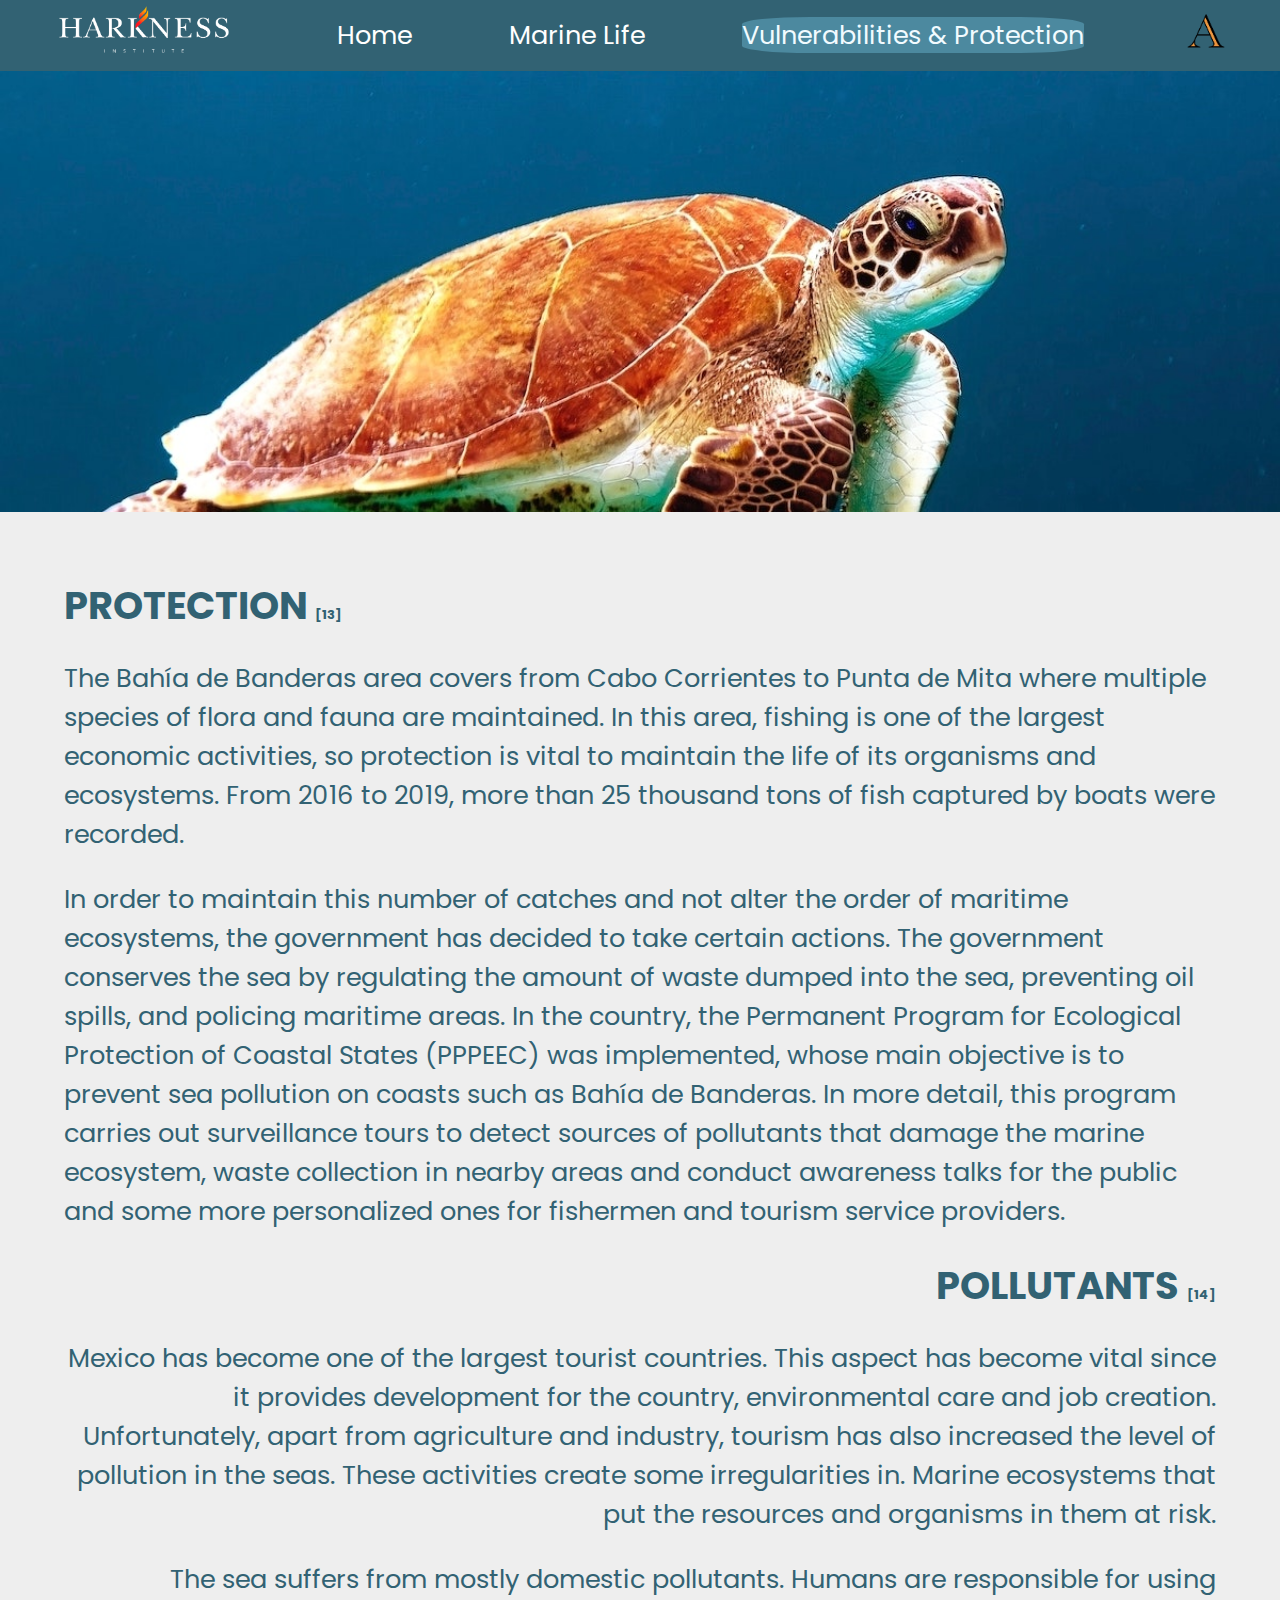
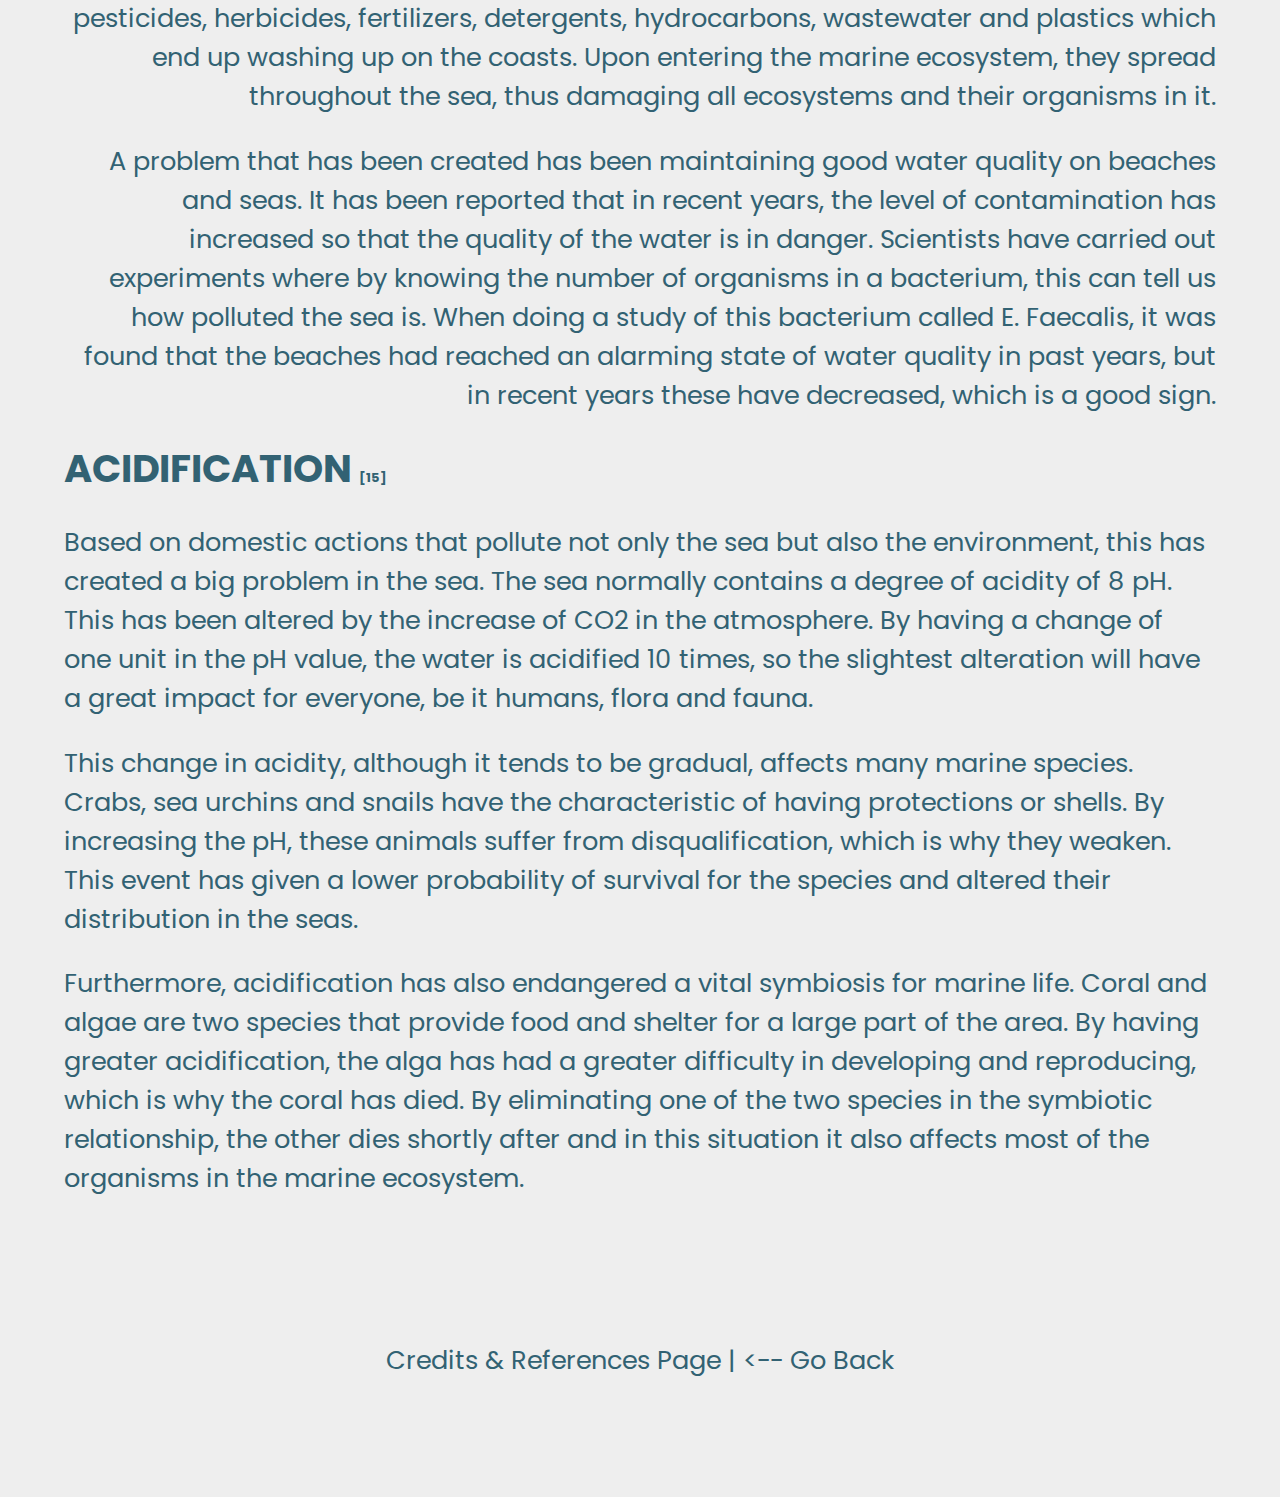
<file: Protection.html>
<!DOCTYPE html>
<html lang="en">
<head>
    <meta charset="UTF-8">
    <meta http-equiv="X-UA-Compatible" content="IE=edge">
    <meta name="viewport" content="width=device-width, initial-scale=1.0">
    <title>Vulnerabilities & Protection</title>
    <link rel="stylesheet" href="styles.css">
    <script defer src="app.js"></script>


</head>
<body id="Protection">
    <header>
        <div class="logo-harkness">
            <a href="https://harkness.mx/en/">
            <img src="images/harkness.png" alt="Harkness Institute" width="100%">
        </a>
        </div>
        <div class="header-div">
            <a href="index.html">Home</a>
        </div>
        <div class="header-div">
            <a href="Fauna.html"> Marine Life</a>
        </div>
        <div class="header-div">
            <a href="Protection.html"><mark>Vulnerabilities & Protection</mark></a>
        </div>
        <div class="header-menubar">
            <a href="Colaboradores/colaboradores.html">
            <img src="images/A.PNG" alt="Hamburger" width="100%">
            </a>
        </div>
    </header>
    
        
    <section class="if-i-get-rid-of-this-the-header-will-collapse">
  
    </section>

    <section class="whitespace hidden">

        <br>
        <section>
        <h1 style="padding-left:5%" class="marine-mastofauna hidden">PROTECTION
        <font size="2" id="reference-note">
                    <a href="Colaboradores/colaboradores.html">
            [13]
            </a>
                </font>
        </h1>

        <p style="padding-left:5%; padding-right:5%;" class="hidden">
            The Bahía de Banderas area covers from Cabo Corrientes to Punta de Mita where multiple species of flora and fauna are maintained. In this area, fishing is one of the largest economic activities, so protection is vital to maintain the life of its organisms and ecosystems. From 2016 to 2019, more than 25 thousand tons of fish captured by boats were recorded.
        </p>
        <p style="padding-left:5%; padding-right:5%;" class="hidden">
            In order to maintain this number of catches and not alter the order of maritime ecosystems, the government has decided to take certain actions. The government conserves the sea by regulating the amount of waste dumped into the sea, preventing oil spills, and policing maritime areas. In the country, the Permanent Program for Ecological Protection of Coastal States (PPPEEC) was implemented, whose main objective is to prevent sea pollution on coasts such as Bahía de Banderas. In more detail, this program carries out surveillance tours to detect sources of pollutants that damage the marine ecosystem, waste collection in nearby areas and conduct awareness talks for the public and some more personalized ones for fishermen and tourism service providers.
        </p>

        <h1 style="padding-right:5%; text-align:end;;" class="marine-mastofauna hidden">POLLUTANTS
        <font size="2" id="reference-note">
                    <a href="Colaboradores/colaboradores.html">
            [14]
            </a>
                </font>
        </h1>
        
        <p style="padding-left:5%; padding-right:5%; text-align:end;" class="hidden">
            Mexico has become one of the largest tourist countries. This aspect has become vital since it provides development for the country, environmental care and job creation. Unfortunately, apart from agriculture and industry, tourism has also increased the level of pollution in the seas. These activities create some irregularities in. Marine ecosystems that put the resources and organisms in them at risk.
        </p>
        <p style="padding-left:5%; padding-right:5%; text-align:end;" class="hidden">
            The sea suffers from mostly domestic pollutants. Humans are responsible for using pesticides, herbicides, fertilizers, detergents, hydrocarbons, wastewater and plastics which end up washing up on the coasts. Upon entering the marine ecosystem, they spread throughout the sea, thus damaging all ecosystems and their organisms in it.
        </p>
        <p style="padding-left:5%; padding-right:5%; text-align:end;" class="hidden">
            A problem that has been created has been maintaining good water quality on beaches and seas. It has been reported that in recent years, the level of contamination has increased so that the quality of the water is in danger. Scientists have carried out experiments where by knowing the number of organisms in a bacterium, this can tell us how polluted the sea is. When doing a study of this bacterium called E. Faecalis, it was found that the beaches had reached an alarming state of water quality in past years, but in recent years these have decreased, which is a good sign.
        </p>

        <h1 style="padding-left:5%" class="marine-mastofauna hidden">ACIDIFICATION
        <font size="2" id="reference-note">
                    <a href="Colaboradores/colaboradores.html">
            [15]
            </a>
                </font>
        </h1>

        <p style="padding-left:5%; padding-right:5%;" class="hidden">
            Based on domestic actions that pollute not only the sea but also the environment, this has created a big problem in the sea. The sea normally contains a degree of acidity of 8 pH. This has been altered by the increase of CO2 in the atmosphere. By having a change of one unit in the pH value, the water is acidified 10 times, so the slightest alteration will have a great impact for everyone, be it humans, flora and fauna.
        </p>
        <p style="padding-left:5%; padding-right:5%;" class="hidden">
            This change in acidity, although it tends to be gradual, affects many marine species. Crabs, sea urchins and snails have the characteristic of having protections or shells. By increasing the pH, these animals suffer from disqualification, which is why they weaken. This event has given a lower probability of survival for the species and altered their distribution in the seas.
        </p>
        <p style="padding-left:5%; padding-right:5%;" class="hidden">
            Furthermore, acidification has also endangered a vital symbiosis for marine life. Coral and algae are two species that provide food and shelter for a large part of the area. By having greater acidification, the alga has had a greater difficulty in developing and reproducing, which is why the coral has died. By eliminating one of the two species in the symbiotic relationship, the other dies shortly after and in this situation it also affects most of the organisms in the marine ecosystem.
        </p>
        </section>
    
<br><br><br>

<center class="bottom-links hidden">
<a href="Colaboradores/colaboradores.html">
    Credits & References Page
    |
</a>
<a href="Fauna.html">
    <-- Go Back
</a>
</center>

<br><br><br>
</section>
</body>
</html>
</file>
<file: styles.css>
/*ALL PAGES*/

@import url("https://fonts.googleapis.com/css?family=Poppins:100,200,300,400,500,600,700,800,900");

*{
    font-family: "Poppins", sans-serif;
}

#reference-note a{
  color:rgb(50 98 115);
}


.bottom-links a{
    color:rgb(50 98 115);
}

.bottom-links a:hover{
    color:rgb(238, 109, 50);
}

body{
    margin:0%;
    background-color:rgb(238 238 238);

}                                                                               

a{
    text-decoration:none;
    transition: all 0.3s ease 0s;
    color:white;
}

a:hover{
    color:rgb(255, 231, 220);
    transform: sacle(2);
    background-color: rgba(97, 208, 252, 0.37);
    border-radius:20%
}

                                                  /*HEADER*/

header{
    background-color:rgb(50 98 115);
    display:flex;
    justify-content:space-around;
    font-size:2vw;
    flex-wrap:wrap;
    position:fixed;
    z-index:999;
}                                                                               

.logo-harkness{
    display:inline-block;
    width:15%;
    height:fit-content;
    align-self:center;
}
.header-div{
    display:inline-block;
    height:fit-content;
    align-self:center;
}
.header-div mark{
    background-color:rgba(116, 196, 227, 0.397);
    color:rgb(241, 251, 255);

    border-radius:20%;
}



.header-menubar{
    display:inline-block;
    width:4%;
    height:fit-content;
    align-self:center;
}


                                               /*PAGE TITLE*/


.title-main{
    padding-top:19%;
    font-size:3vw;
    color:white;
    text-align:center;
    height:fit-content;
}

.title-main mark{
    background-color:rgba(227, 151, 116, 0.6);
    color:rgb(241, 251, 255);
}






                                                /*INDEX*/

#indexpage{
    background-image:url(images/ballena.jpeg);
    background-repeat:no-repeat;
    background-size:100%;
}

@media only screen and (max-width: 700px) {
  #indexpage{
    background-size:300%;
    background-position-x:center;
    background-position-y:bottom;
  }
}




.banner1{
    margin-top:30%;
    background-color:rgb(227 151 116);
    display:flex;
    font-size:3vw;
    flex-wrap:wrap;
    justify-content:center;
    color:rgb(238 238 238)
}

.video{
    display:flex;
    justify-content:center;
    flex-wrap:wrap;
    background-color:rgb(227 151 116);
    padding-bottom:10%;
}


.index-wrapper{
    position:absolute;
    
}

.img-caiman{
    position:absolute;
    top:90%;
    left:40%;
    display:inline-block;
    width:50%;
}

.index-paragraph{
    position:absolute;
    background-color:rgb(92 158 173);
    color: white;
    padding:5%;
    top:140%;
    left:10%;
    font-size:1.5vw;
}


                                                /*MARINE LIFE*/



#MarineLife{
    background-image:url(images/Dolphins.jpg);
    background-repeat:no-repeat;
    background-size:100%;
    background-attachment:fixed;
}
.if-i-get-rid-of-this-the-header-will-collapse{
    padding-top:10%;
}
.whitespace{
    margin-top:30%;
    background-color:rgb(238 238 238);
    font-size:2vw;
    color:rgb(50 98 115);
}

.blocks{
    position:absolute;
    top:-20%;
    display:flex;
    justify-content:space-around;
}

.blocks div{
    background-color:rgb(227 151 116);
    height:fit-content;
    padding:2%;
    font-weight:bold;
    color:rgb(238 238 238);
    border-radius:10%;
}

.marine-mastofauna{
    font-size:3vw;
}

.whale-paragraph{
    margin-right:5%;
}

.whale-paragraph2{
    margin-left:12%
}

.img-ballena {
    margin-left:12%;
    width:30%;
    margin-right:2.5%;
    border-radius:5%;
    }
.img-ballena2{
    margin-top:3%;
    margin-right:5%;
    width:35%;
    margin-left:2.5%;
    border-radius:5%;
}

.img-panspotdolphin1{
    margin-top:3%;
    margin-right:2.5%;
    width:35%;
    margin-left:10%;
    border-radius:5%;
}

.img-combotdolphin1{
    margin-left:12%;
    width:35%;
    margin-right:2%;
    border-radius:5%;
}


.img-carangidae{
    margin-left:12%;
    width:40%;
    margin-right:2.5%;
    border-radius:5%;
}
.img-carangidae2{
    margin-top:3%;
    margin-right:5%;
    width:35%;
    margin-left:2.5%;
    border-radius:5%;
}
.img-seaturtle3{
    margin-right:5%;
    width:35%;
    margin-left:2.5%;
    border-radius:5%;
}
.img-paralichtyidae{
    margin-left:12%;
    width:40%;
    margin-right:2%;
    border-radius:5%;
}
.img-mantaray1{
    margin-left:5%;
    width:40%;
    margin-right:2%;
    border-radius:5%;
}


                                                /*PROTECTION*/

#Protection{
    background-image:url(images/seaturtle.jpg);
    background-repeat:no-repeat;
    background-size:100%;
    background-attachment:fixed;
}
</file>
